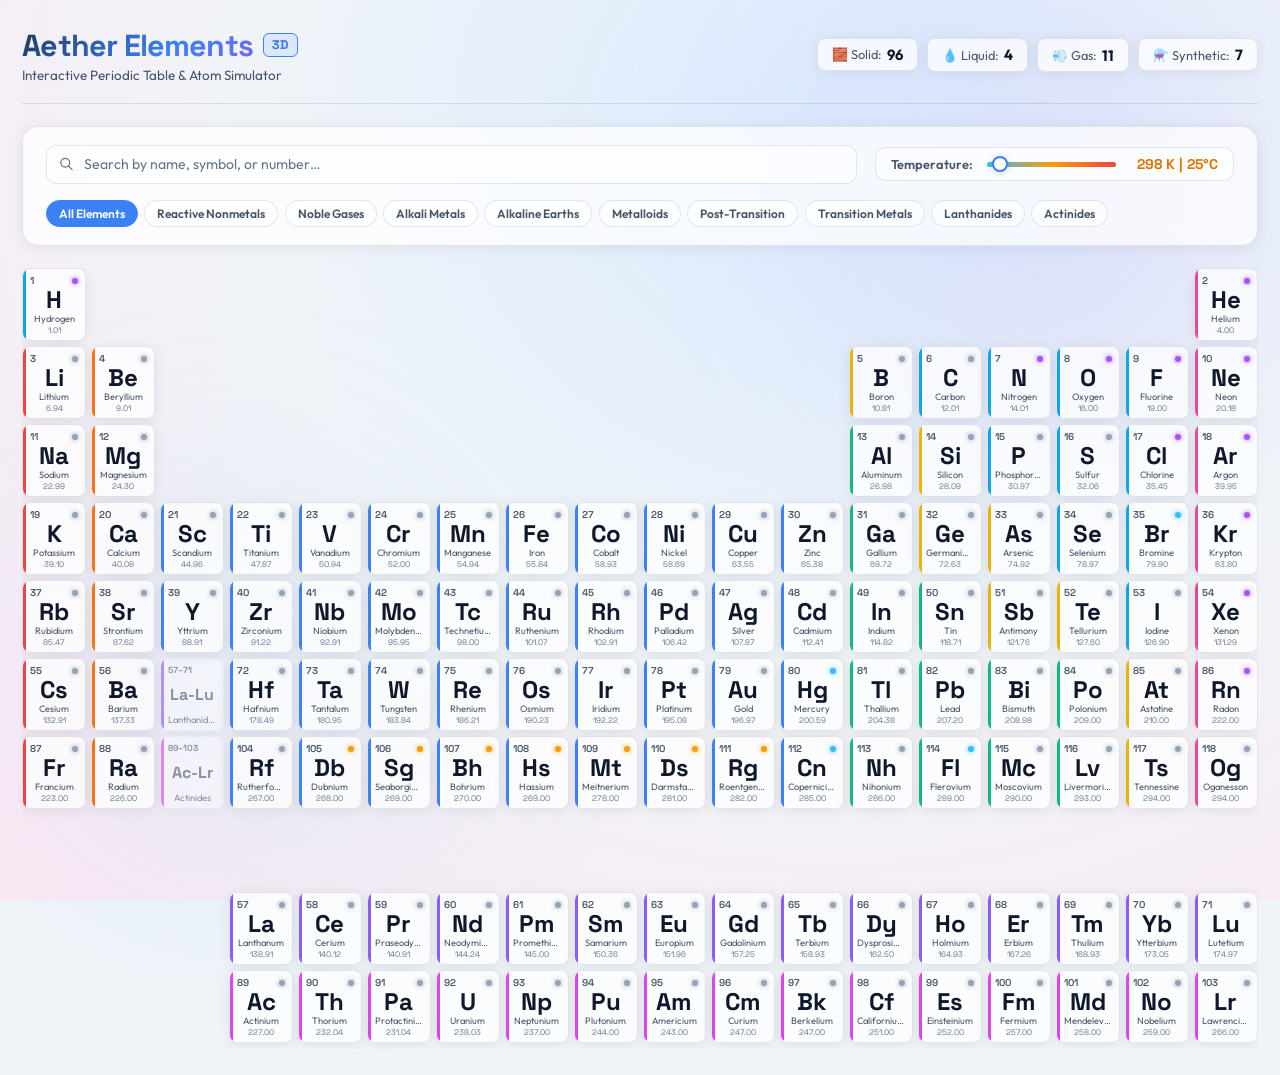
<file: index.html>
<!DOCTYPE html>
<html lang="en">
<head>
<meta charset="UTF-8">
<meta name="viewport" content="width=device-width, initial-scale=1.0">
<title>Aether Elements — Interactive 3D Periodic Table</title>
<meta name="description" content="Interactive Periodic Table with 3D atom viewer, temperature simulation, and element details.">
<link rel="preconnect" href="https://fonts.googleapis.com">
<link href="https://fonts.googleapis.com/css2?family=Outfit:wght@300;400;500;600;700;800&family=Space+Grotesk:wght@400;500;600;700&display=swap" rel="stylesheet">
<style>
*,*::before,*::after{box-sizing:border-box;margin:0;padding:0}
:root{
  --font-d:'Space Grotesk',-apple-system,sans-serif;
  --font-b:'Outfit',-apple-system,sans-serif;
  --bg:#f0f4f8;
  --card:rgba(255,255,255,0.72);
  --card-h:rgba(255,255,255,0.96);
  --modal:rgba(248,250,252,0.94);
  --bdr:rgba(15,23,42,0.1);
  --bdr-f:rgba(15,23,42,0.22);
  --txt:#0f172a;
  --txt2:#475569;
  --txt3:#64748b;
  --tr:all 0.22s cubic-bezier(.4,0,.2,1);
  --blur:blur(14px);
  --shadow:0 2px 14px rgba(15,23,42,0.07);
}
html{font-size:16px}
body{background:var(--bg);color:var(--txt);font-family:var(--font-b);min-height:100vh;overflow-x:hidden}

/* ── BACKGROUND ── */
.bg{position:fixed;inset:0;z-index:-2;background:radial-gradient(ellipse at 65% 15%,#dbeafe 0%,#f0f4f8 50%,#fce7f3 100%)}
.bg-dots{position:fixed;inset:0;z-index:-1;
  background-image:radial-gradient(1px 1px at 30px 40px,rgba(15,23,42,.07),transparent),
    radial-gradient(1.5px 1.5px at 80px 90px,rgba(15,23,42,.05),transparent),
    radial-gradient(1px 1px at 140px 160px,rgba(15,23,42,.06),transparent),
    radial-gradient(2px 2px at 220px 70px,rgba(15,23,42,.04),transparent),
    radial-gradient(1px 1px at 310px 260px,rgba(15,23,42,.05),transparent);
  background-size:420px 420px;animation:drift 200s linear infinite}
@keyframes drift{from{background-position:0 0}to{background-position:420px 840px}}
.blob{position:fixed;border-radius:50%;filter:blur(110px);opacity:.22;pointer-events:none;z-index:-1}
.blob1{width:560px;height:560px;background:radial-gradient(#a78bfa,transparent 70%);top:-8%;right:-4%}
.blob2{width:560px;height:560px;background:radial-gradient(#7dd3fc,transparent 70%);bottom:-8%;left:-4%}

/* ── LAYOUT ── */
.app{max-width:1720px;margin:0 auto;padding:1.6rem 1.4rem;display:flex;flex-direction:column;gap:1.4rem}

/* ── HEADER ── */
header{display:flex;justify-content:space-between;align-items:center;padding-bottom:1.2rem;border-bottom:1px solid var(--bdr)}
.logo h1{font-family:var(--font-d);font-size:1.9rem;font-weight:700;letter-spacing:-.03em;
  background:linear-gradient(135deg,#1e3a5f 0%,#3b82f6 55%,#8b5cf6 100%);
  -webkit-background-clip:text;-webkit-text-fill-color:transparent;background-clip:text;
  display:flex;align-items:center;gap:.65rem}
.logo h1 em{font-style:normal;font-size:.78rem;font-weight:600;padding:.18rem .48rem;
  border:1.5px solid #3b82f6;border-radius:6px;background:rgba(59,130,246,.1);
  color:#3b82f6;-webkit-text-fill-color:#3b82f6;letter-spacing:.05em}
.logo p{color:var(--txt2);font-size:.84rem;margin-top:.18rem}
.stats{display:flex;gap:.6rem;flex-wrap:wrap}
.stat{background:var(--card);border:1px solid var(--bdr);backdrop-filter:var(--blur);
  padding:.4rem .85rem;border-radius:8px;display:flex;align-items:center;gap:.4rem;
  font-size:.8rem;color:var(--txt2);box-shadow:var(--shadow)}
.stat strong{color:var(--txt);font-weight:700;font-size:.92rem}

/* ── CONTROLS ── */
.controls{background:var(--card);border:1px solid var(--bdr);border-radius:16px;
  padding:1.1rem 1.4rem;backdrop-filter:var(--blur);box-shadow:var(--shadow);
  display:flex;flex-direction:column;gap:1rem}
.ctrl-top{display:flex;gap:1.1rem;align-items:center;flex-wrap:wrap}
.search{flex:1;min-width:240px;position:relative}
.search svg{position:absolute;left:.8rem;top:50%;transform:translateY(-50%);width:15px;height:15px;color:var(--txt3);pointer-events:none}
.search input{width:100%;background:rgba(255,255,255,.55);border:1.5px solid var(--bdr);
  padding:.6rem .9rem .6rem 2.3rem;border-radius:10px;color:var(--txt);font-family:var(--font-b);
  font-size:.88rem;outline:none;transition:var(--tr)}
.search input::placeholder{color:var(--txt3)}
.search input:focus{border-color:#3b82f6;background:rgba(255,255,255,.92);box-shadow:0 0 0 3px rgba(59,130,246,.12)}
.temp-wrap{display:flex;align-items:center;gap:.85rem;min-width:290px;
  background:rgba(255,255,255,.55);border:1.5px solid var(--bdr);padding:.45rem .95rem;border-radius:10px}
.temp-lbl{font-size:.8rem;color:var(--txt2);font-weight:600;white-space:nowrap}
.temp-inner{display:flex;align-items:center;gap:.65rem;flex:1}
.temp-inner input[type=range]{-webkit-appearance:none;width:100%;height:5px;border-radius:3px;
  background:linear-gradient(to right,#38bdf8,#f59e0b,#ef4444);outline:none;cursor:pointer}
.temp-inner input[type=range]::-webkit-slider-thumb{-webkit-appearance:none;width:16px;height:16px;
  border-radius:50%;background:#fff;border:2.5px solid #3b82f6;box-shadow:0 1px 6px rgba(0,0,0,.18);cursor:pointer;transition:transform .12s}
.temp-inner input[type=range]::-webkit-slider-thumb:hover{transform:scale(1.25)}
.temp-val{font-family:var(--font-d);font-size:.88rem;font-weight:700;color:#d97706;min-width:92px;text-align:right;white-space:nowrap}
.filters{display:flex;gap:.4rem;flex-wrap:wrap}
.fbtn{background:rgba(255,255,255,.6);border:1.5px solid var(--bdr);color:var(--txt2);
  padding:.32rem .75rem;border-radius:20px;cursor:pointer;font-family:var(--font-b);
  font-size:.75rem;font-weight:600;transition:var(--tr);white-space:nowrap}
.fbtn:hover{background:rgba(255,255,255,.92);color:var(--txt);transform:translateY(-1px)}

/* ── PERIODIC TABLE ── */
.pt-wrap{overflow-x:auto;padding-bottom:.4rem}
.pt-grid{display:grid;grid-template-columns:repeat(18,minmax(60px,1fr));
  grid-template-rows:repeat(10,minmax(72px,1fr));gap:5px;min-width:1180px}

/* ── ELEMENT CARDS ── */
.ecard{background:var(--card);border:1.5px solid var(--bdr);border-radius:8px;padding:5px 7px;
  display:flex;flex-direction:column;justify-content:space-between;cursor:pointer;
  position:relative;transition:var(--tr);box-shadow:var(--shadow);overflow:hidden;user-select:none;
  backdrop-filter:blur(6px)}
.ecard::before{content:'';position:absolute;top:0;left:0;width:3px;height:100%;
  background:var(--stripe,#3b82f6);border-radius:8px 0 0 8px}
.ecard:hover{transform:translateY(-4px) scale(1.05);background:var(--card-h);
  border-color:var(--stripe,#3b82f6);
  box-shadow:0 14px 30px rgba(15,23,42,.13),0 0 0 1.5px var(--stripe,#3b82f6);z-index:5}
.ecard.dim{opacity:.15;filter:grayscale(80%);pointer-events:none}
.ecard.ph{border-style:dashed;opacity:.6;cursor:default}
.ecard.ph:hover{transform:none;cursor:default}
.ehdr{display:flex;justify-content:space-between;align-items:center}
.enum{font-family:var(--font-d);font-size:.62rem;font-weight:600;color:var(--txt2)}
.sbadge{width:6px;height:6px;border-radius:50%;flex-shrink:0}
.esym{font-family:var(--font-d);font-size:1.5rem;font-weight:700;color:var(--txt);text-align:center;line-height:1;margin:1px 0}
.eftr{display:flex;flex-direction:column;align-items:center;gap:1px}
.ename{font-size:.58rem;color:var(--txt2);white-space:nowrap;overflow:hidden;text-overflow:ellipsis;max-width:100%}
.emass{font-size:.5rem;color:var(--txt3);font-family:var(--font-d)}
.la-spacer{pointer-events:none}

/* ── OVERLAY ── */
.overlay{position:fixed;inset:0;background:rgba(15,23,42,.22);backdrop-filter:blur(4px);
  z-index:100;opacity:0;pointer-events:none;transition:opacity .35s ease}
.overlay.open{opacity:1;pointer-events:all}

/* ── DRAWER ── */
.drawer{position:fixed;top:0;right:-55vw;width:50vw;min-width:360px;height:100%;
  background:var(--modal);border-left:1.5px solid var(--bdr);
  box-shadow:-8px 0 40px rgba(15,23,42,.1);z-index:101;backdrop-filter:var(--blur);
  transition:right .4s cubic-bezier(.16,1,.3,1);display:flex;flex-direction:column}
@media(max-width:1100px){.drawer{width:82vw;right:-87vw}}
@media(max-width:768px){.drawer{width:100vw;right:-105vw}}
.drawer.open{right:0}
.d-hdr{padding:1.2rem 1.4rem;border-bottom:1.5px solid var(--bdr);
  display:flex;justify-content:space-between;align-items:center;background:rgba(255,255,255,.6)}
.d-left{display:flex;align-items:center;gap:.9rem}
.d-symbox{background:rgba(255,255,255,.85);width:58px;height:58px;border-radius:12px;
  display:flex;align-items:center;justify-content:center;font-family:var(--font-d);
  font-size:1.8rem;font-weight:700;border:2px solid #3b82f6;transition:var(--tr)}
.d-name{font-family:var(--font-d);font-size:1.35rem;font-weight:700;display:flex;align-items:center;gap:.45rem}
.d-name span{font-size:.82rem;font-weight:500;color:var(--txt2)}
.d-cat{font-size:.74rem;font-weight:700;text-transform:uppercase;letter-spacing:.07em;margin-top:.12rem}
.close-btn{background:rgba(255,255,255,.7);border:1.5px solid var(--bdr);border-radius:50%;
  width:34px;height:34px;display:flex;align-items:center;justify-content:center;
  cursor:pointer;color:var(--txt2);transition:var(--tr)}
.close-btn:hover{background:#fff;color:var(--txt);transform:scale(1.1)}
.d-body{flex:1;overflow-y:auto;padding:1.3rem;display:flex;flex-direction:column;gap:1.2rem}

/* ── ATOM VIEWER ── */
.viewer{position:relative;background:#080f1e;border-radius:14px;height:280px;overflow:hidden;
  border:1.5px solid rgba(255,255,255,.06);box-shadow:0 4px 24px rgba(0,0,0,.22)}
#atom-canvas{width:100%;height:100%;display:block}
.v-hint{position:absolute;bottom:.6rem;right:.7rem;font-size:.66rem;color:#94a3b8;
  background:rgba(8,15,30,.7);padding:.18rem .48rem;border-radius:4px}

/* ── FACTS ── */
.facts{display:grid;grid-template-columns:repeat(auto-fit,minmax(115px,1fr));gap:.55rem}
.fact{background:rgba(255,255,255,.72);border:1.5px solid var(--bdr);border-radius:10px;
  padding:.65rem .8rem;box-shadow:var(--shadow);transition:var(--tr)}
.fact:hover{background:rgba(255,255,255,.96);transform:translateY(-1px)}
.fact label{font-size:.65rem;color:var(--txt3);text-transform:uppercase;letter-spacing:.06em;display:block;margin-bottom:.2rem}
.fact span{font-family:var(--font-d);font-size:1rem;font-weight:700;color:var(--txt)}
.fact .unit{font-size:.68rem;font-weight:400;color:var(--txt2);margin-left:.08rem}

/* ── DESCRIPTION ── */
.section h3{font-family:var(--font-d);font-size:.95rem;font-weight:700;color:var(--txt);
  border-bottom:1.5px solid var(--bdr);padding-bottom:.3rem;margin-bottom:.4rem}
.section p{font-size:.86rem;color:var(--txt2);line-height:1.65}

/* ── SHELLS ── */
.shells-box{background:rgba(255,255,255,.65);border:1.5px solid var(--bdr);border-radius:12px;padding:1rem 1.2rem;box-shadow:var(--shadow)}
.shell-item{display:flex;justify-content:space-between;align-items:center;
  font-size:.83rem;padding-bottom:.22rem;border-bottom:1px dashed var(--bdr)}
.shell-item:last-child{border-bottom:none;padding-bottom:0}
.shell-item label{color:var(--txt2);font-weight:500}
.shell-item span{font-family:var(--font-d);font-weight:700;padding:.08rem .4rem;border-radius:4px;background:rgba(15,23,42,.04)}

/* ── DISCOVERY ── */
.disc{background:linear-gradient(135deg,rgba(255,255,255,.8),rgba(240,244,248,.7));
  border:1.5px solid var(--bdr);border-radius:10px;padding:.8rem 1.05rem;
  display:flex;justify-content:space-between;align-items:center;box-shadow:var(--shadow)}
.disc-l label{font-size:.65rem;color:var(--txt3);text-transform:uppercase;letter-spacing:.06em;display:block;margin-bottom:.15rem}
.disc-l span{font-weight:700;color:var(--txt);font-size:.88rem}
.disc-yr{font-family:var(--font-d);font-weight:800;font-size:1.25rem;color:#d97706}

/* ── SCROLLBARS ── */
::-webkit-scrollbar{width:6px;height:6px}
::-webkit-scrollbar-track{background:rgba(15,23,42,.03)}
::-webkit-scrollbar-thumb{background:rgba(15,23,42,.16);border-radius:4px}
::-webkit-scrollbar-thumb:hover{background:rgba(15,23,42,.3)}
</style>
</head>
<body>

<div class="bg"></div>
<div class="bg-dots"></div>
<div class="blob blob1"></div>
<div class="blob blob2"></div>

<div class="app">
  <header>
    <div class="logo">
      <h1>Aether Elements <em>3D</em></h1>
      <p>Interactive Periodic Table &amp; Atom Simulator</p>
    </div>
    <div class="stats">
      <div class="stat">🧱 Solid: <strong id="s-solid">0</strong></div>
      <div class="stat">💧 Liquid: <strong id="s-liquid">0</strong></div>
      <div class="stat">💨 Gas: <strong id="s-gas">0</strong></div>
      <div class="stat">⚗️ Synthetic: <strong id="s-synth">0</strong></div>
    </div>
  </header>

  <div class="controls">
    <div class="ctrl-top">
      <div class="search">
        <svg fill="none" viewBox="0 0 24 24" stroke="currentColor"><path stroke-linecap="round" stroke-linejoin="round" stroke-width="2" d="M21 21l-6-6m2-5a7 7 0 11-14 0 7 7 0 0114 0z"/></svg>
        <input id="search" type="text" placeholder="Search by name, symbol, or number…" autocomplete="off">
      </div>
      <div class="temp-wrap">
        <span class="temp-lbl">Temperature:</span>
        <div class="temp-inner">
          <input id="temp" type="range" min="0" max="6000" value="298">
          <span class="temp-val" id="temp-val">298 K</span>
        </div>
      </div>
    </div>
    <div class="filters" id="filters"></div>
  </div>

  <div class="pt-wrap">
    <div class="pt-grid" id="pt-grid"></div>
  </div>
</div>

<!-- Detail drawer -->
<div class="overlay" id="overlay"></div>
<div class="drawer" id="drawer">
  <div class="d-hdr">
    <div class="d-left">
      <div class="d-symbox" id="d-sym">H</div>
      <div>
        <div class="d-name" id="d-name">Hydrogen <span>#1</span></div>
        <div class="d-cat" id="d-cat">Reactive Nonmetal</div>
      </div>
    </div>
    <button class="close-btn" id="close-btn" aria-label="Close">
      <svg width="18" height="18" viewBox="0 0 24 24" fill="none" stroke="currentColor" stroke-width="2.5" stroke-linecap="round"><line x1="18" y1="6" x2="6" y2="18"/><line x1="6" y1="6" x2="18" y2="18"/></svg>
    </button>
  </div>
  <div class="d-body">
    <div class="viewer">
      <canvas id="atom-canvas"></canvas>
      <span class="v-hint">Click &amp; Drag to Rotate</span>
    </div>
    <div class="facts">
      <div class="fact"><label>Atomic Mass</label><span id="f-mass">—</span><span class="unit">u</span></div>
      <div class="fact"><label>Density</label><span id="f-density">—</span><span class="unit" id="f-dunit">g/cm³</span></div>
      <div class="fact"><label>Melting Pt.</label><span id="f-melt">—</span><span class="unit">K</span></div>
      <div class="fact"><label>Boiling Pt.</label><span id="f-boil">—</span><span class="unit">K</span></div>
      <div class="fact"><label>Electroneg.</label><span id="f-neg">—</span></div>
      <div class="fact"><label>State (sim.)</label><span id="f-state">solid</span></div>
    </div>
    <div class="section">
      <h3>Overview</h3>
      <p id="d-desc">—</p>
    </div>
    <div class="section">
      <h3>Electron Configuration</h3>
      <p id="d-config" style="font-family:var(--font-d);font-weight:600;color:#d97706;margin-bottom:.5rem">—</p>
      <div class="shells-box" id="d-shells"></div>
    </div>
    <div class="disc">
      <div class="disc-l">
        <label>Discovered By</label>
        <span id="d-disc">—</span>
      </div>
      <div class="disc-yr" id="d-year">—</div>
    </div>
  </div>
</div>

<script>
// ═══════════════════════════════════════════════
// ELEMENT DATA
// ═══════════════════════════════════════════════
const ELEMENTS = [
  {n:1,sym:"H",name:"Hydrogen",mass:1.008,cat:"reactive-nonmetal",shells:[1],period:1,group:1,mp:14.01,bp:20.28,den:0.00009,en:2.2,disc:"Henry Cavendish",yr:1766,sum:"The most abundant chemical substance in the Universe, making up about 75% of all normal matter.",cfg:"1s¹"},
  {n:2,sym:"He",name:"Helium",mass:4.003,cat:"noble-gas",shells:[2],period:1,group:18,mp:0.95,bp:4.22,den:0.000179,en:null,disc:"Jansen & Lockyer",yr:1868,sum:"A colorless, odorless, inert gas that heads the noble gas series and is the second most abundant element.",cfg:"1s²"},
  {n:3,sym:"Li",name:"Lithium",mass:6.94,cat:"alkali-metal",shells:[2,1],period:2,group:1,mp:453.69,bp:1615,den:0.534,en:0.98,disc:"Johan Arfwedson",yr:1817,sum:"The lightest metal and least dense solid element. Highly reactive and used in lithium-ion batteries.",cfg:"[He] 2s¹"},
  {n:4,sym:"Be",name:"Beryllium",mass:9.012,cat:"alkaline-earth-metal",shells:[2,2],period:2,group:2,mp:1560,bp:2742,den:1.85,en:1.57,disc:"Louis Vauquelin",yr:1797,sum:"A relatively rare, stiff, lightweight metal used in aerospace structures and X-ray tubes.",cfg:"[He] 2s²"},
  {n:5,sym:"B",name:"Boron",mass:10.81,cat:"metalloid",shells:[2,3],period:2,group:13,mp:2349,bp:4200,den:2.08,en:2.04,disc:"Gay-Lussac",yr:1808,sum:"A low-abundance metalloid used in fiberglass, ceramics, and semiconductor dopants.",cfg:"[He] 2s² 2p¹"},
  {n:6,sym:"C",name:"Carbon",mass:12.011,cat:"reactive-nonmetal",shells:[2,4],period:2,group:14,mp:3823,bp:4300,den:2.267,en:2.55,disc:"Ancient",yr:"Unknown",sum:"The chemical basis of all known life, forming the backbone of organic molecules and polymers.",cfg:"[He] 2s² 2p²"},
  {n:7,sym:"N",name:"Nitrogen",mass:14.007,cat:"reactive-nonmetal",shells:[2,5],period:2,group:15,mp:63.15,bp:77.36,den:0.00125,en:3.04,disc:"Daniel Rutherford",yr:1772,sum:"Makes up 78% of Earth's atmosphere and is essential for proteins, DNA, and fertilizers.",cfg:"[He] 2s² 2p³"},
  {n:8,sym:"O",name:"Oxygen",mass:15.999,cat:"reactive-nonmetal",shells:[2,6],period:2,group:16,mp:54.36,bp:90.2,den:0.00143,en:3.44,disc:"Carl Scheele",yr:1771,sum:"Highly reactive nonmetal that drives aerobic respiration and forms oxides with most elements.",cfg:"[He] 2s² 2p⁴"},
  {n:9,sym:"F",name:"Fluorine",mass:18.998,cat:"reactive-nonmetal",shells:[2,7],period:2,group:17,mp:53.48,bp:85.03,den:0.0017,en:3.98,disc:"André-Marie Ampère",yr:1810,sum:"The most electronegative element, extremely reactive and toxic in elemental form.",cfg:"[He] 2s² 2p⁵"},
  {n:10,sym:"Ne",name:"Neon",mass:20.18,cat:"noble-gas",shells:[2,8],period:2,group:18,mp:24.56,bp:27.07,den:0.0009,en:null,disc:"Ramsay & Travers",yr:1898,sum:"Glows with a distinctive reddish-orange light in discharge tubes, used in neon signs.",cfg:"[He] 2s² 2p⁶"},
  {n:11,sym:"Na",name:"Sodium",mass:22.99,cat:"alkali-metal",shells:[2,8,1],period:3,group:1,mp:370.87,bp:1156,den:0.968,en:0.93,disc:"Humphry Davy",yr:1807,sum:"Soft, silvery-white, highly reactive alkali metal. Essential electrolyte for life.",cfg:"[Ne] 3s¹"},
  {n:12,sym:"Mg",name:"Magnesium",mass:24.305,cat:"alkaline-earth-metal",shells:[2,8,2],period:3,group:2,mp:923,bp:1363,den:1.738,en:1.31,disc:"Joseph Black",yr:1755,sum:"A shiny grey solid that burns with brilliant white light. Essential for chlorophyll in plants.",cfg:"[Ne] 3s²"},
  {n:13,sym:"Al",name:"Aluminum",mass:26.982,cat:"post-transition-metal",shells:[2,8,3],period:3,group:13,mp:933.47,bp:2792,den:2.7,en:1.61,disc:"Hans Ørsted",yr:1824,sum:"Lightweight, non-magnetic, ductile metal; the most abundant metal in Earth's crust.",cfg:"[Ne] 3s² 3p¹"},
  {n:14,sym:"Si",name:"Silicon",mass:28.085,cat:"metalloid",shells:[2,8,4],period:3,group:14,mp:1687,bp:3538,den:2.329,en:1.9,disc:"Jöns Berzelius",yr:1823,sum:"The foundation of modern semiconductor electronics and the second most abundant element in Earth's crust.",cfg:"[Ne] 3s² 3p²"},
  {n:15,sym:"P",name:"Phosphorus",mass:30.974,cat:"reactive-nonmetal",shells:[2,8,5],period:3,group:15,mp:317.3,bp:553.6,den:1.823,en:2.19,disc:"Hennig Brand",yr:1669,sum:"Essential for DNA structure and energy transfer in ATP. Exists as red or white allotropes.",cfg:"[Ne] 3s² 3p³"},
  {n:16,sym:"S",name:"Sulfur",mass:32.06,cat:"reactive-nonmetal",shells:[2,8,6],period:3,group:16,mp:388.36,bp:717.8,den:2.07,en:2.58,disc:"Ancient China",yr:"Pre-2000 BCE",sum:"Bright yellow crystalline solid historically known as brimstone, used in gunpowder and fertilizers.",cfg:"[Ne] 3s² 3p⁴"},
  {n:17,sym:"Cl",name:"Chlorine",mass:35.45,cat:"reactive-nonmetal",shells:[2,8,7],period:3,group:17,mp:171.6,bp:239.11,den:0.0032,en:3.16,disc:"Carl Scheele",yr:1774,sum:"A pale yellow-green highly reactive gas, widely used as a disinfectant and in PVC production.",cfg:"[Ne] 3s² 3p⁵"},
  {n:18,sym:"Ar",name:"Argon",mass:39.948,cat:"noble-gas",shells:[2,8,8],period:3,group:18,mp:83.8,bp:87.3,den:0.00178,en:null,disc:"Rayleigh & Ramsay",yr:1894,sum:"Third-most abundant gas in Earth's atmosphere, used as an inert shielding gas in welding.",cfg:"[Ne] 3s² 3p⁶"},
  {n:19,sym:"K",name:"Potassium",mass:39.098,cat:"alkali-metal",shells:[2,8,8,1],period:4,group:1,mp:336.5,bp:1032,den:0.89,en:0.82,disc:"Humphry Davy",yr:1807,sum:"Silvery-white metal that reacts violently with water. Crucial for neuron and heart function.",cfg:"[Ar] 4s¹"},
  {n:20,sym:"Ca",name:"Calcium",mass:40.078,cat:"alkaline-earth-metal",shells:[2,8,8,2],period:4,group:2,mp:1115,bp:1757,den:1.55,en:1.0,disc:"Humphry Davy",yr:1808,sum:"Essential element for bones, teeth, cellular signalling, and shell formation in marine life.",cfg:"[Ar] 4s²"},
  {n:21,sym:"Sc",name:"Scandium",mass:44.956,cat:"transition-metal",shells:[2,8,9,2],period:4,group:3,mp:1814,bp:3109,den:2.985,en:1.36,disc:"Lars Nilson",yr:1879,sum:"A rare transition metal used in high-strength aluminium alloys for aerospace applications.",cfg:"[Ar] 3d¹ 4s²"},
  {n:22,sym:"Ti",name:"Titanium",mass:47.867,cat:"transition-metal",shells:[2,8,10,2],period:4,group:4,mp:1941,bp:3560,den:4.506,en:1.54,disc:"William Gregor",yr:1791,sum:"Prized for its low density, extreme strength, and resistance to corrosion. Used in aircraft and implants.",cfg:"[Ar] 3d² 4s²"},
  {n:23,sym:"V",name:"Vanadium",mass:50.942,cat:"transition-metal",shells:[2,8,11,2],period:4,group:5,mp:2183,bp:3680,den:6.11,en:1.63,disc:"Andrés del Río",yr:1801,sum:"Hard, ductile, silvery metal primarily used as an additive to strengthen steel alloys.",cfg:"[Ar] 3d³ 4s²"},
  {n:24,sym:"Cr",name:"Chromium",mass:51.996,cat:"transition-metal",shells:[2,8,13,1],period:4,group:6,mp:2180,bp:2944,den:7.19,en:1.66,disc:"Louis Vauquelin",yr:1797,sum:"Steely-gray lustrous metal that takes a high polish, famous for decorative chrome plating.",cfg:"[Ar] 3d⁵ 4s¹"},
  {n:25,sym:"Mn",name:"Manganese",mass:54.938,cat:"transition-metal",shells:[2,8,13,2],period:4,group:7,mp:1519,bp:2334,den:7.21,en:1.55,disc:"Carl Scheele",yr:1774,sum:"A metal critical for producing stainless and specialty steels; essential trace element for life.",cfg:"[Ar] 3d⁵ 4s²"},
  {n:26,sym:"Fe",name:"Iron",mass:55.845,cat:"transition-metal",shells:[2,8,14,2],period:4,group:8,mp:1811,bp:3134,den:7.874,en:1.83,disc:"Ancient",yr:"Unknown",sum:"By mass the most common element on Earth, forming most of Earth's core and a key component of steel.",cfg:"[Ar] 3d⁶ 4s²"},
  {n:27,sym:"Co",name:"Cobalt",mass:58.933,cat:"transition-metal",shells:[2,8,15,2],period:4,group:9,mp:1768,bp:3200,den:8.9,en:1.88,disc:"Georg Brandt",yr:1735,sum:"Lustrous magnetic metal used in superalloys and critically important for lithium-ion batteries.",cfg:"[Ar] 3d⁷ 4s²"},
  {n:28,sym:"Ni",name:"Nickel",mass:58.693,cat:"transition-metal",shells:[2,8,16,2],period:4,group:10,mp:1728,bp:3186,den:8.908,en:1.91,disc:"Axel Cronstedt",yr:1751,sum:"Silvery-white lustrous metal, highly corrosion-resistant. Key component in coins and batteries.",cfg:"[Ar] 3d⁸ 4s²"},
  {n:29,sym:"Cu",name:"Copper",mass:63.546,cat:"transition-metal",shells:[2,8,18,1],period:4,group:11,mp:1357.77,bp:2835,den:8.96,en:1.9,disc:"Ancient",yr:"9000 BCE",sum:"Soft, malleable metal with the highest thermal and electrical conductivity of any common metal.",cfg:"[Ar] 3d¹⁰ 4s¹"},
  {n:30,sym:"Zn",name:"Zinc",mass:65.38,cat:"transition-metal",shells:[2,8,18,2],period:4,group:12,mp:692.68,bp:1180,den:7.14,en:1.65,disc:"Ancient",yr:"Pre-1000 BCE",sum:"Slightly brittle metal widely used for galvanizing steel and as a nutritional supplement.",cfg:"[Ar] 3d¹⁰ 4s²"},
  {n:31,sym:"Ga",name:"Gallium",mass:69.723,cat:"post-transition-metal",shells:[2,8,18,3],period:4,group:13,mp:302.91,bp:2673,den:5.91,en:1.81,disc:"Lecoq de Boisbaudran",yr:1875,sum:"Has a melting point of just 29.76°C — it literally melts in the warmth of your hand.",cfg:"[Ar] 3d¹⁰ 4s² 4p¹"},
  {n:32,sym:"Ge",name:"Germanium",mass:72.63,cat:"metalloid",shells:[2,8,18,4],period:4,group:14,mp:1211.4,bp:3106,den:5.323,en:2.01,disc:"Clemens Winkler",yr:1886,sum:"Lustrous, hard-brittle metalloid predicted by Mendeleev before its discovery. Used in semiconductors.",cfg:"[Ar] 3d¹⁰ 4s² 4p²"},
  {n:33,sym:"As",name:"Arsenic",mass:74.922,cat:"metalloid",shells:[2,8,18,5],period:4,group:15,mp:1090,bp:887,den:5.727,en:2.18,disc:"Albertus Magnus",yr:1250,sum:"Infamous for extreme toxicity, historically used in poisons. Vital component of some semiconductors.",cfg:"[Ar] 3d¹⁰ 4s² 4p³"},
  {n:34,sym:"Se",name:"Selenium",mass:78.971,cat:"reactive-nonmetal",shells:[2,8,18,6],period:4,group:16,mp:494,bp:958,den:4.81,en:2.55,disc:"Jöns Berzelius",yr:1817,sum:"A nonmetal that exhibits photovoltaic properties, converting light directly into electricity.",cfg:"[Ar] 3d¹⁰ 4s² 4p⁴"},
  {n:35,sym:"Br",name:"Bromine",mass:79.904,cat:"reactive-nonmetal",shells:[2,8,18,7],period:4,group:17,mp:265.8,bp:332,den:3.1,en:2.96,disc:"Balard & Löwig",yr:1825,sum:"The only nonmetallic element that is liquid at room temperature, evaporating into a toxic red vapor.",cfg:"[Ar] 3d¹⁰ 4s² 4p⁵"},
  {n:36,sym:"Kr",name:"Krypton",mass:83.798,cat:"noble-gas",shells:[2,8,18,8],period:4,group:18,mp:115.79,bp:119.93,den:0.00373,en:3.0,disc:"Ramsay & Travers",yr:1898,sum:"Noble gas used in high-speed photographic flashes and some high-efficiency fluorescent lamps.",cfg:"[Ar] 3d¹⁰ 4s² 4p⁶"},
  {n:37,sym:"Rb",name:"Rubidium",mass:85.468,cat:"alkali-metal",shells:[2,8,18,8,1],period:5,group:1,mp:312.46,bp:961,den:1.532,en:0.82,disc:"Bunsen & Kirchhoff",yr:1861,sum:"Extremely soft, silvery-white alkali metal that ignites spontaneously in air.",cfg:"[Kr] 5s¹"},
  {n:38,sym:"Sr",name:"Strontium",mass:87.62,cat:"alkaline-earth-metal",shells:[2,8,18,8,2],period:5,group:2,mp:1050,bp:1655,den:2.64,en:0.95,disc:"Adair Crawford",yr:1790,sum:"Highly reactive, burns with a brilliant crimson flame. Widely used in red fireworks and flares.",cfg:"[Kr] 5s²"},
  {n:39,sym:"Y",name:"Yttrium",mass:88.906,cat:"transition-metal",shells:[2,8,18,9,2],period:5,group:3,mp:1799,bp:3609,den:4.472,en:1.22,disc:"Johan Gadolin",yr:1794,sum:"Silvery-metallic transition metal used in phosphors for white LED lights and camera lenses.",cfg:"[Kr] 4d¹ 5s²"},
  {n:40,sym:"Zr",name:"Zirconium",mass:91.224,cat:"transition-metal",shells:[2,8,18,10,2],period:5,group:4,mp:2128,bp:4682,den:6.52,en:1.33,disc:"Martin Klaproth",yr:1789,sum:"Strong, lustrous metal resembling hafnium. Used extensively in nuclear reactor cladding.",cfg:"[Kr] 4d² 5s²"},
  {n:41,sym:"Nb",name:"Niobium",mass:92.906,cat:"transition-metal",shells:[2,8,18,12,1],period:5,group:5,mp:2750,bp:5017,den:8.57,en:1.6,disc:"Charles Hatchett",yr:1801,sum:"Light grey crystalline metal, highly prized for producing superconducting alloys and special steels.",cfg:"[Kr] 4d⁴ 5s¹"},
  {n:42,sym:"Mo",name:"Molybdenum",mass:95.95,cat:"transition-metal",shells:[2,8,18,13,1],period:5,group:6,mp:2896,bp:4912,den:10.28,en:2.16,disc:"Carl Scheele",yr:1778,sum:"Has one of the highest melting points of pure elements. Essential trace element for nitrogen fixation.",cfg:"[Kr] 4d⁵ 5s¹"},
  {n:43,sym:"Tc",name:"Technetium",mass:98,cat:"transition-metal",shells:[2,8,18,13,2],period:5,group:7,mp:2430,bp:4538,den:11,en:1.9,disc:"Segrè & Perrier",yr:1937,sum:"The lightest element whose isotopes are all radioactive; virtually entirely synthetic.",cfg:"[Kr] 4d⁵ 5s²"},
  {n:44,sym:"Ru",name:"Ruthenium",mass:101.07,cat:"transition-metal",shells:[2,8,18,15,1],period:5,group:8,mp:2607,bp:4423,den:12.45,en:2.2,disc:"Karl Ernst Claus",yr:1844,sum:"Rare platinum-group metal, highly inert to most chemicals. Used in wear-resistant electrical contacts.",cfg:"[Kr] 4d⁷ 5s¹"},
  {n:45,sym:"Rh",name:"Rhodium",mass:102.91,cat:"transition-metal",shells:[2,8,18,16,1],period:5,group:9,mp:2237,bp:3968,den:12.41,en:2.28,disc:"William Wollaston",yr:1803,sum:"Extremely rare, valuable silvery-white noble metal. Critical for catalytic converters in cars.",cfg:"[Kr] 4d⁸ 5s¹"},
  {n:46,sym:"Pd",name:"Palladium",mass:106.42,cat:"transition-metal",shells:[2,8,18,18],period:5,group:10,mp:1828,bp:3236,den:12.023,en:2.2,disc:"William Wollaston",yr:1803,sum:"Lustrous silvery metal that absorbs up to 900 times its volume of hydrogen at room temperature.",cfg:"[Kr] 4d¹⁰"},
  {n:47,sym:"Ag",name:"Silver",mass:107.87,cat:"transition-metal",shells:[2,8,18,18,1],period:5,group:11,mp:1234.93,bp:2435,den:10.49,en:1.93,disc:"Prehistoric",yr:"Unknown",sum:"Highest electrical conductivity, thermal conductivity, and reflectivity of any pure metal.",cfg:"[Kr] 4d¹⁰ 5s¹"},
  {n:48,sym:"Cd",name:"Cadmium",mass:112.41,cat:"transition-metal",shells:[2,8,18,18,2],period:5,group:12,mp:594.22,bp:1040,den:8.65,en:1.69,disc:"Stromeyer & Hermann",yr:1817,sum:"Soft, bluish-white metal. Highly toxic, but used in rechargeable nickel-cadmium batteries.",cfg:"[Kr] 4d¹⁰ 5s²"},
  {n:49,sym:"In",name:"Indium",mass:114.82,cat:"post-transition-metal",shells:[2,8,18,18,3],period:5,group:13,mp:429.75,bp:2270,den:7.31,en:1.78,disc:"Reich & Richter",yr:1863,sum:"Very soft, malleable metal. Crucial for touchscreens when processed into Indium Tin Oxide (ITO).",cfg:"[Kr] 4d¹⁰ 5s² 5p¹"},
  {n:50,sym:"Sn",name:"Tin",mass:118.71,cat:"post-transition-metal",shells:[2,8,18,18,4],period:5,group:14,mp:505.08,bp:2875,den:7.287,en:1.96,disc:"Ancient",yr:"3000 BCE",sum:"Silvery metal alloyed with copper to create bronze, ushering in the Bronze Age.",cfg:"[Kr] 4d¹⁰ 5s² 5p²"},
  {n:51,sym:"Sb",name:"Antimony",mass:121.76,cat:"metalloid",shells:[2,8,18,18,5],period:5,group:15,mp:903.78,bp:1860,den:6.697,en:2.05,disc:"Ancient Egypt",yr:"Pre-3000 BCE",sum:"Lustrous gray metalloid found as stibnite ore. Used in flame-retardant compounds.",cfg:"[Kr] 4d¹⁰ 5s² 5p³"},
  {n:52,sym:"Te",name:"Tellurium",mass:127.6,cat:"metalloid",shells:[2,8,18,18,6],period:5,group:16,mp:722.66,bp:1261,den:6.24,en:2.1,disc:"Franz Müller",yr:1782,sum:"Brittle, mildly toxic silvery metalloid. Extensively used in solar panels and thermoelectrics.",cfg:"[Kr] 4d¹⁰ 5s² 5p⁴"},
  {n:53,sym:"I",name:"Iodine",mass:126.9,cat:"reactive-nonmetal",shells:[2,8,18,18,7],period:5,group:17,mp:386.85,bp:457.4,den:4.933,en:2.66,disc:"Bernard Courtois",yr:1811,sum:"Lustrous purple-black solid that sublimates into a violet gas. Essential for thyroid function.",cfg:"[Kr] 4d¹⁰ 5s² 5p⁵"},
  {n:54,sym:"Xe",name:"Xenon",mass:131.29,cat:"noble-gas",shells:[2,8,18,18,8],period:5,group:18,mp:161.4,bp:165.03,den:0.00589,en:2.6,disc:"Ramsay & Travers",yr:1898,sum:"Extremely dense noble gas. Used in flash lamps, medical imaging, and ion thrusters for spacecraft.",cfg:"[Kr] 4d¹⁰ 5s² 5p⁶"},
  {n:55,sym:"Cs",name:"Cesium",mass:132.91,cat:"alkali-metal",shells:[2,8,18,18,8,1],period:6,group:1,mp:301.59,bp:944,den:1.93,en:0.79,disc:"Bunsen & Kirchhoff",yr:1860,sum:"Soft gold-tinted alkali metal. The vibration of Cs-133 defines the standard SI 'second'.",cfg:"[Xe] 6s¹"},
  {n:56,sym:"Ba",name:"Barium",mass:137.33,cat:"alkaline-earth-metal",shells:[2,8,18,18,8,2],period:6,group:2,mp:1000,bp:2170,den:3.51,en:0.89,disc:"Carl Scheele",yr:1772,sum:"Soft, silvery alkaline earth metal. Never found free in nature due to high reactivity.",cfg:"[Xe] 6s²"},
  {n:57,sym:"La",name:"Lanthanum",mass:138.91,cat:"lanthanide",shells:[2,8,18,18,9,2],period:6,group:null,mp:1193,bp:3737,den:6.162,en:1.1,disc:"Carl Mosander",yr:1839,sum:"The prototype of the lanthanide series. Highly malleable and soft enough to be cut with a knife.",cfg:"[Xe] 5d¹ 6s²"},
  {n:58,sym:"Ce",name:"Cerium",mass:140.12,cat:"lanthanide",shells:[2,8,18,19,9,2],period:6,group:null,mp:1068,bp:3716,den:6.77,en:1.12,disc:"Martin Klaproth",yr:1803,sum:"Soft, ductile, silvery metal that oxidises fast in air. Major sparker component in lighters.",cfg:"[Xe] 4f¹ 5d¹ 6s²"},
  {n:59,sym:"Pr",name:"Praseodymium",mass:140.91,cat:"lanthanide",shells:[2,8,18,21,8,2],period:6,group:null,mp:1208,bp:3793,den:6.77,en:1.13,disc:"Carl von Welsbach",yr:1885,sum:"Soft, ductile metal famous for creating brilliant yellow colors in specialty glass and goggles.",cfg:"[Xe] 4f³ 6s²"},
  {n:60,sym:"Nd",name:"Neodymium",mass:144.24,cat:"lanthanide",shells:[2,8,18,22,8,2],period:6,group:null,mp:1297,bp:3347,den:7.01,en:1.14,disc:"Carl von Welsbach",yr:1885,sum:"Used to manufacture the strongest permanent magnets commercially available.",cfg:"[Xe] 4f⁴ 6s²"},
  {n:61,sym:"Pm",name:"Promethium",mass:145,cat:"lanthanide",shells:[2,8,18,23,8,2],period:6,group:null,mp:1315,bp:3273,den:7.26,en:1.13,disc:"Marinsky et al.",yr:1945,sum:"Extremely rare radioactive element. All isotopes are unstable and decay via beta emission.",cfg:"[Xe] 4f⁵ 6s²"},
  {n:62,sym:"Sm",name:"Samarium",mass:150.36,cat:"lanthanide",shells:[2,8,18,24,8,2],period:6,group:null,mp:1347,bp:2067,den:7.52,en:1.17,disc:"Lecoq de Boisbaudran",yr:1879,sum:"Silvery metal used in high-temperature Sm-Co magnets and as a neutron absorber in reactors.",cfg:"[Xe] 4f⁶ 6s²"},
  {n:63,sym:"Eu",name:"Europium",mass:151.96,cat:"lanthanide",shells:[2,8,18,25,8,2],period:6,group:null,mp:1099,bp:1802,den:5.264,en:1.2,disc:"Eugène Demarçay",yr:1901,sum:"The most reactive lanthanide; glows with bright red in cathode ray phosphors and euro banknotes.",cfg:"[Xe] 4f⁷ 6s²"},
  {n:64,sym:"Gd",name:"Gadolinium",mass:157.25,cat:"lanthanide",shells:[2,8,18,25,9,2],period:6,group:null,mp:1585,bp:3546,den:7.9,en:1.2,disc:"Jean de Marignac",yr:1880,sum:"Exceptionally high neutron absorption. Widely used as a contrast agent in MRI scans.",cfg:"[Xe] 4f⁷ 5d¹ 6s²"},
  {n:65,sym:"Tb",name:"Terbium",mass:158.93,cat:"lanthanide",shells:[2,8,18,27,8,2],period:6,group:null,mp:1629,bp:3503,den:8.23,en:1.1,disc:"Carl Mosander",yr:1843,sum:"Silvery-gray rare earth that can be cut with a knife. Used in solid-state devices and actuators.",cfg:"[Xe] 4f⁹ 6s²"},
  {n:66,sym:"Dy",name:"Dysprosium",mass:162.5,cat:"lanthanide",shells:[2,8,18,28,8,2],period:6,group:null,mp:1680,bp:2840,den:8.54,en:1.22,disc:"Lecoq de Boisbaudran",yr:1886,sum:"Extremely magnetic at low temperatures. Used in neodymium magnets to prevent demagnetization.",cfg:"[Xe] 4f¹⁰ 6s²"},
  {n:67,sym:"Ho",name:"Holmium",mass:164.93,cat:"lanthanide",shells:[2,8,18,29,8,2],period:6,group:null,mp:1734,bp:2993,den:8.79,en:1.23,disc:"Marc Delafontaine",yr:1878,sum:"Possesses the highest magnetic moment of any element on the periodic table.",cfg:"[Xe] 4f¹¹ 6s²"},
  {n:68,sym:"Er",name:"Erbium",mass:167.26,cat:"lanthanide",shells:[2,8,18,30,8,2],period:6,group:null,mp:1802,bp:3141,den:9.066,en:1.24,disc:"Carl Mosander",yr:1843,sum:"Silvery-white solid used as a signal amplifier in fiber-optic communications (EDFA).",cfg:"[Xe] 4f¹² 6s²"},
  {n:69,sym:"Tm",name:"Thulium",mass:168.93,cat:"lanthanide",shells:[2,8,18,31,8,2],period:6,group:null,mp:1818,bp:2223,den:9.32,en:1.25,disc:"Per Cleve",yr:1879,sum:"The second-least abundant lanthanide. Used in portable medical X-ray equipment.",cfg:"[Xe] 4f¹³ 6s²"},
  {n:70,sym:"Yb",name:"Ytterbium",mass:173.05,cat:"lanthanide",shells:[2,8,18,32,8,2],period:6,group:null,mp:1097,bp:1469,den:6.9,en:1.1,disc:"Jean de Marignac",yr:1878,sum:"Soft, malleable lanthanide. Used in ultra-precise atomic clocks and high-stress sensors.",cfg:"[Xe] 4f¹⁴ 6s²"},
  {n:71,sym:"Lu",name:"Lutetium",mass:174.97,cat:"lanthanide",shells:[2,8,18,32,9,2],period:6,group:3,mp:1925,bp:3675,den:9.841,en:1.27,disc:"Georges Urbain",yr:1907,sum:"The densest and hardest lanthanide; the most expensive and difficult to isolate.",cfg:"[Xe] 4f¹⁴ 5d¹ 6s²"},
  {n:72,sym:"Hf",name:"Hafnium",mass:178.49,cat:"transition-metal",shells:[2,8,18,32,10,2],period:6,group:4,mp:2506,bp:4876,den:13.31,en:1.3,disc:"Coster & Hevesy",yr:1923,sum:"Lustrous silvery-grey metal that absorbs neutrons effectively; used in nuclear control rods.",cfg:"[Xe] 4f¹⁴ 5d² 6s²"},
  {n:73,sym:"Ta",name:"Tantalum",mass:180.95,cat:"transition-metal",shells:[2,8,18,32,11,2],period:6,group:5,mp:3290,bp:5731,den:16.69,en:1.5,disc:"Anders Ekeberg",yr:1802,sum:"Highly corrosion-resistant, blue-grey metal critical for high-capacitance miniature capacitors.",cfg:"[Xe] 4f¹⁴ 5d³ 6s²"},
  {n:74,sym:"W",name:"Tungsten",mass:183.84,cat:"transition-metal",shells:[2,8,18,32,12,2],period:6,group:6,mp:3695,bp:6203,den:19.25,en:2.36,disc:"Carl Scheele",yr:1781,sum:"Has the highest melting point of all elements. Also known as Wolfram, used in lightbulb filaments.",cfg:"[Xe] 4f¹⁴ 5d⁴ 6s²"},
  {n:75,sym:"Re",name:"Rhenium",mass:186.21,cat:"transition-metal",shells:[2,8,18,32,13,2],period:6,group:7,mp:3459,bp:5869,den:21.02,en:1.9,disc:"Noddack & Tacke",yr:1925,sum:"Extremely rare transition metal with high density. Used heavily in jet engine turbine blades.",cfg:"[Xe] 4f¹⁴ 5d⁵ 6s²"},
  {n:76,sym:"Os",name:"Osmium",mass:190.23,cat:"transition-metal",shells:[2,8,18,32,14,2],period:6,group:8,mp:3306,bp:5285,den:22.59,en:2.2,disc:"Smithson Tennant",yr:1803,sum:"The densest naturally occurring element. Extremely hard, brittle, blue-gray platinum-group metal.",cfg:"[Xe] 4f¹⁴ 5d⁶ 6s²"},
  {n:77,sym:"Ir",name:"Iridium",mass:192.22,cat:"transition-metal",shells:[2,8,18,32,15,2],period:6,group:9,mp:2719,bp:4701,den:22.56,en:2.2,disc:"Smithson Tennant",yr:1803,sum:"The second-densest element, famous for its high concentration at the KT boundary (asteroid impact).",cfg:"[Xe] 4f¹⁴ 5d⁷ 6s²"},
  {n:78,sym:"Pt",name:"Platinum",mass:195.08,cat:"transition-metal",shells:[2,8,18,32,17,1],period:6,group:10,mp:2041.4,bp:4098,den:21.45,en:2.28,disc:"Antonio de Ulloa",yr:1735,sum:"Precious, ductile, dense noble metal. Heavily used in vehicle catalytic converters and jewelry.",cfg:"[Xe] 4f¹⁴ 5d⁹ 6s¹"},
  {n:79,sym:"Au",name:"Gold",mass:196.97,cat:"transition-metal",shells:[2,8,18,32,18,1],period:6,group:11,mp:1337.33,bp:3129,den:19.3,en:2.54,disc:"Ancient",yr:"Pre-3000 BCE",sum:"Highly prized precious metal since antiquity. Extremely malleable and an excellent conductor.",cfg:"[Xe] 4f¹⁴ 5d¹⁰ 6s¹"},
  {n:80,sym:"Hg",name:"Mercury",mass:200.59,cat:"transition-metal",shells:[2,8,18,32,18,2],period:6,group:12,mp:234.32,bp:629.88,den:13.534,en:2.0,disc:"Ancient Egyptians",yr:"1500 BCE",sum:"A heavy, silvery liquid metal at room temperature, historically named quicksilver. Extremely toxic.",cfg:"[Xe] 4f¹⁴ 5d¹⁰ 6s²"},
  {n:81,sym:"Tl",name:"Thallium",mass:204.38,cat:"post-transition-metal",shells:[2,8,18,32,18,3],period:6,group:13,mp:577,bp:1746,den:11.85,en:1.62,disc:"William Crookes",yr:1861,sum:"Soft, highly toxic metal that tarnishes instantly in air. Formerly popular as a rodenticide.",cfg:"[Xe] 4f¹⁴ 5d¹⁰ 6s² 6p¹"},
  {n:82,sym:"Pb",name:"Lead",mass:207.2,cat:"post-transition-metal",shells:[2,8,18,32,18,4],period:6,group:14,mp:600.61,bp:2022,den:11.34,en:2.33,disc:"Ancient",yr:"7000 BCE",sum:"Heavy, soft, highly malleable metal, toxic to humans but historically used in pipes and batteries.",cfg:"[Xe] 4f¹⁴ 5d¹⁰ 6s² 6p²"},
  {n:83,sym:"Bi",name:"Bismuth",mass:208.98,cat:"post-transition-metal",shells:[2,8,18,32,18,5],period:6,group:15,mp:544.7,bp:1837,den:9.78,en:2.02,disc:"Claude Geoffroy",yr:1753,sum:"Brittle metal with an iridescent oxidised surface showing beautiful stair-step crystal patterns.",cfg:"[Xe] 4f¹⁴ 5d¹⁰ 6s² 6p³"},
  {n:84,sym:"Po",name:"Polonium",mass:209,cat:"post-transition-metal",shells:[2,8,18,32,18,6],period:6,group:16,mp:527,bp:1235,den:9.196,en:2.0,disc:"Marie & Pierre Curie",yr:1898,sum:"Rare and highly radioactive element, emitting extremely intense alpha radiation.",cfg:"[Xe] 4f¹⁴ 5d¹⁰ 6s² 6p⁴"},
  {n:85,sym:"At",name:"Astatine",mass:210,cat:"metalloid",shells:[2,8,18,32,18,7],period:6,group:17,mp:575,bp:610,den:6.2,en:2.2,disc:"Corson, MacKenzie & Segrè",yr:1940,sum:"The rarest naturally occurring element on Earth. Total crustal abundance under 1 gram at any time.",cfg:"[Xe] 4f¹⁴ 5d¹⁰ 6s² 6p⁵"},
  {n:86,sym:"Rn",name:"Radon",mass:222,cat:"noble-gas",shells:[2,8,18,32,18,8],period:6,group:18,mp:202,bp:211.3,den:0.00973,en:2.2,disc:"Rutherford / Dorn",yr:1899,sum:"Radioactive noble gas that occurs naturally through uranium decay in soils and rocks.",cfg:"[Xe] 4f¹⁴ 5d¹⁰ 6s² 6p⁶"},
  {n:87,sym:"Fr",name:"Francium",mass:223,cat:"alkali-metal",shells:[2,8,18,32,18,8,1],period:7,group:1,mp:300,bp:950,den:1.87,en:0.79,disc:"Marguerite Perey",yr:1939,sum:"Extremely radioactive alkali metal. Second rarest element in Earth's crust after astatine.",cfg:"[Rn] 7s¹"},
  {n:88,sym:"Ra",name:"Radium",mass:226,cat:"alkaline-earth-metal",shells:[2,8,18,32,18,8,2],period:7,group:2,mp:973,bp:2010,den:5.5,en:0.9,disc:"Marie & Pierre Curie",yr:1898,sum:"Extremely radioactive, luminesces pale blue. Famous for its use in glowing watch dials.",cfg:"[Rn] 7s²"},
  {n:89,sym:"Ac",name:"Actinium",mass:227,cat:"actinide",shells:[2,8,18,32,18,9,2],period:7,group:null,mp:1323,bp:3471,den:10.07,en:1.1,disc:"Friedrich Giesel",yr:1902,sum:"Radioactive, soft, silvery-white metal that glows in the dark with an eerie blue light.",cfg:"[Rn] 6d¹ 7s²"},
  {n:90,sym:"Th",name:"Thorium",mass:232.04,cat:"actinide",shells:[2,8,18,32,18,10,2],period:7,group:null,mp:2023,bp:5061,den:11.724,en:1.3,disc:"Jöns Berzelius",yr:1829,sum:"Weakly radioactive metal researched as a safer alternative fuel to uranium in reactors.",cfg:"[Rn] 6d² 7s²"},
  {n:91,sym:"Pa",name:"Protactinium",mass:231.04,cat:"actinide",shells:[2,8,18,32,20,9,2],period:7,group:null,mp:1841,bp:4300,den:15.37,en:1.5,disc:"Soddy, Cranston & Hahn",yr:1913,sum:"Dense, radioactive metal belonging to the actinides. Highly toxic due to its radioactivity.",cfg:"[Rn] 5f² 6d¹ 7s²"},
  {n:92,sym:"U",name:"Uranium",mass:238.03,cat:"actinide",shells:[2,8,18,32,21,9,2],period:7,group:null,mp:1405,bp:4404,den:19.05,en:1.38,disc:"Martin Klaproth",yr:1789,sum:"Weakly radioactive, highly dense metal. Primary fuel source for nuclear power stations.",cfg:"[Rn] 5f³ 6d¹ 7s²"},
  {n:93,sym:"Np",name:"Neptunium",mass:237,cat:"actinide",shells:[2,8,18,32,22,9,2],period:7,group:null,mp:917,bp:4273,den:20.45,en:1.36,disc:"McMillan & Abelson",yr:1940,sum:"The first transuranium element synthesized. Highly radioactive and extremely dense.",cfg:"[Rn] 5f⁴ 6d¹ 7s²"},
  {n:94,sym:"Pu",name:"Plutonium",mass:244,cat:"actinide",shells:[2,8,18,32,24,8,2],period:7,group:null,mp:912.5,bp:3501,den:19.816,en:1.28,disc:"Glenn Seaborg",yr:1940,sum:"Fissile actinide metal synthesized from uranium. Key component in nuclear weapons and RTGs.",cfg:"[Rn] 5f⁶ 7s²"},
  {n:95,sym:"Am",name:"Americium",mass:243,cat:"actinide",shells:[2,8,18,32,25,8,2],period:7,group:null,mp:1449,bp:2880,den:12,en:1.3,disc:"Glenn Seaborg",yr:1944,sum:"Transuranic synthetic element, commonly utilized in household ionization smoke detectors.",cfg:"[Rn] 5f⁷ 7s²"},
  {n:96,sym:"Cm",name:"Curium",mass:247,cat:"actinide",shells:[2,8,18,32,25,9,2],period:7,group:null,mp:1613,bp:3383,den:13.51,en:1.3,disc:"Glenn Seaborg",yr:1944,sum:"Highly radioactive synthetic element named in honor of Marie and Pierre Curie.",cfg:"[Rn] 5f⁷ 6d¹ 7s²"},
  {n:97,sym:"Bk",name:"Berkelium",mass:247,cat:"actinide",shells:[2,8,18,32,27,8,2],period:7,group:null,mp:1259,bp:2900,den:14.78,en:1.3,disc:"Seaborg, Thompson & Ghiorso",yr:1949,sum:"Synthetic element named after Berkeley, California, the site of its creation.",cfg:"[Rn] 5f⁹ 7s²"},
  {n:98,sym:"Cf",name:"Californium",mass:251,cat:"actinide",shells:[2,8,18,32,28,8,2],period:7,group:null,mp:1173,bp:1743,den:15.1,en:1.3,disc:"Seaborg & Ghiorso",yr:1950,sum:"A strong neutron emitter, used in metal detectors and to start up nuclear reactors.",cfg:"[Rn] 5f¹⁰ 7s²"},
  {n:99,sym:"Es",name:"Einsteinium",mass:252,cat:"actinide",shells:[2,8,18,32,29,8,2],period:7,group:null,mp:1133,bp:null,den:8.84,en:1.3,disc:"Albert Ghiorso et al.",yr:1952,sum:"Discovered in the radioactive debris of the first thermonuclear bomb explosion (Ivy Mike).",cfg:"[Rn] 5f¹¹ 7s²"},
  {n:100,sym:"Fm",name:"Fermium",mass:257,cat:"actinide",shells:[2,8,18,32,30,8,2],period:7,group:null,mp:1800,bp:null,den:null,en:1.3,disc:"Albert Ghiorso et al.",yr:1952,sum:"The heaviest element that can be formed by neutron bombardment of lighter elements.",cfg:"[Rn] 5f¹² 7s²"},
  {n:101,sym:"Md",name:"Mendelevium",mass:258,cat:"actinide",shells:[2,8,18,32,31,8,2],period:7,group:null,mp:1100,bp:null,den:null,en:1.3,disc:"Albert Ghiorso et al.",yr:1955,sum:"Named to honor Dmitri Mendeleev, the father of the periodic table.",cfg:"[Rn] 5f¹³ 7s²"},
  {n:102,sym:"No",name:"Nobelium",mass:259,cat:"actinide",shells:[2,8,18,32,32,8,2],period:7,group:null,mp:1100,bp:null,den:null,en:1.3,disc:"Dubna & Berkeley",yr:1966,sum:"Synthetic radioactive element, named after Alfred Nobel, inventor of dynamite.",cfg:"[Rn] 5f¹⁴ 7s²"},
  {n:103,sym:"Lr",name:"Lawrencium",mass:266,cat:"actinide",shells:[2,8,18,32,32,9,2],period:7,group:3,mp:1900,bp:null,den:null,en:1.3,disc:"Albert Ghiorso et al.",yr:1961,sum:"Named after Ernest Lawrence, inventor of the cyclotron. Highly radioactive synthetic metal.",cfg:"[Rn] 5f¹⁴ 7s² 7p¹"},
  {n:104,sym:"Rf",name:"Rutherfordium",mass:267,cat:"transition-metal",shells:[2,8,18,32,32,10,2],period:7,group:4,mp:2400,bp:5800,den:23.2,en:null,disc:"Dubna & Berkeley",yr:1964,sum:"Highly radioactive synthetic element with an extremely short half-life of seconds.",cfg:"[Rn] 5f¹⁴ 6d² 7s²"},
  {n:105,sym:"Db",name:"Dubnium",mass:268,cat:"transition-metal",shells:[2,8,18,32,32,11,2],period:7,group:5,mp:null,bp:null,den:29.3,en:null,disc:"Dubna & Berkeley",yr:1967,sum:"Synthetic element named after Dubna, Russia, where it was first synthesized.",cfg:"[Rn] 5f¹⁴ 6d³ 7s²"},
  {n:106,sym:"Sg",name:"Seaborgium",mass:269,cat:"transition-metal",shells:[2,8,18,32,32,12,2],period:7,group:6,mp:null,bp:null,den:35.0,en:null,disc:"Lawrence Berkeley Lab",yr:1974,sum:"Named after Glenn Seaborg — the first time an element was named for a living person.",cfg:"[Rn] 5f¹⁴ 6d⁴ 7s²"},
  {n:107,sym:"Bh",name:"Bohrium",mass:270,cat:"transition-metal",shells:[2,8,18,32,32,13,2],period:7,group:7,mp:null,bp:null,den:37.1,en:null,disc:"GSI Darmstadt",yr:1981,sum:"Named after Niels Bohr. Highly radioactive synthetic metal that decays in milliseconds.",cfg:"[Rn] 5f¹⁴ 6d⁵ 7s²"},
  {n:108,sym:"Hs",name:"Hassium",mass:269,cat:"transition-metal",shells:[2,8,18,32,32,14,2],period:7,group:8,mp:null,bp:null,den:40.7,en:null,disc:"GSI Darmstadt",yr:1984,sum:"Synthetic element named after the German state of Hesse. Highly unstable and radioactive.",cfg:"[Rn] 5f¹⁴ 6d⁶ 7s²"},
  {n:109,sym:"Mt",name:"Meitnerium",mass:278,cat:"transition-metal",shells:[2,8,18,32,32,15,2],period:7,group:9,mp:null,bp:null,den:37.4,en:null,disc:"GSI Darmstadt",yr:1982,sum:"Named to honor physicist Lise Meitner, co-discoverer of nuclear fission.",cfg:"[Rn] 5f¹⁴ 6d⁷ 7s²"},
  {n:110,sym:"Ds",name:"Darmstadtium",mass:281,cat:"transition-metal",shells:[2,8,18,32,32,16,2],period:7,group:10,mp:null,bp:null,den:34.8,en:null,disc:"GSI Darmstadt",yr:1994,sum:"Extremely radioactive synthetic element, decays through alpha emission in milliseconds.",cfg:"[Rn] 5f¹⁴ 6d⁸ 7s²"},
  {n:111,sym:"Rg",name:"Roentgenium",mass:282,cat:"transition-metal",shells:[2,8,18,32,32,17,2],period:7,group:11,mp:null,bp:null,den:28.7,en:null,disc:"GSI Darmstadt",yr:1994,sum:"Named after Wilhelm Röntgen, discoverer of X-rays. Extremely short-lived synthetic element.",cfg:"[Rn] 5f¹⁴ 6d⁹ 7s²"},
  {n:112,sym:"Cn",name:"Copernicium",mass:285,cat:"transition-metal",shells:[2,8,18,32,32,18,2],period:7,group:12,mp:283,bp:340,den:23.7,en:null,disc:"GSI Darmstadt",yr:1996,sum:"Named after Nicolaus Copernicus. Extremely volatile and radioactive synthetic element.",cfg:"[Rn] 5f¹⁴ 6d¹⁰ 7s²"},
  {n:113,sym:"Nh",name:"Nihonium",mass:286,cat:"post-transition-metal",shells:[2,8,18,32,32,18,3],period:7,group:13,mp:700,bp:1400,den:16,en:null,disc:"RIKEN (Japan)",yr:2004,sum:"First element discovered in Asia, named after Nihon (Japan).",cfg:"[Rn] 5f¹⁴ 6d¹⁰ 7s² 7p¹"},
  {n:114,sym:"Fl",name:"Flerovium",mass:289,cat:"post-transition-metal",shells:[2,8,18,32,32,18,4],period:7,group:14,mp:200,bp:380,den:14,en:null,disc:"Dubna Lab",yr:1998,sum:"Named after the Flerov Laboratory where superheavy elements are synthesized.",cfg:"[Rn] 5f¹⁴ 6d¹⁰ 7s² 7p²"},
  {n:115,sym:"Mc",name:"Moscovium",mass:290,cat:"post-transition-metal",shells:[2,8,18,32,32,18,5],period:7,group:15,mp:670,bp:1400,den:13.5,en:null,disc:"Dubna & Livermore",yr:2003,sum:"Extremely radioactive synthetic element, named after Moscow Oblast, Russia.",cfg:"[Rn] 5f¹⁴ 6d¹⁰ 7s² 7p³"},
  {n:116,sym:"Lv",name:"Livermorium",mass:293,cat:"post-transition-metal",shells:[2,8,18,32,32,18,6],period:7,group:16,mp:700,bp:1100,den:12.9,en:null,disc:"Dubna & Livermore",yr:2000,sum:"Named to honor Lawrence Livermore National Laboratory in California.",cfg:"[Rn] 5f¹⁴ 6d¹⁰ 7s² 7p⁴"},
  {n:117,sym:"Ts",name:"Tennessine",mass:294,cat:"metalloid",shells:[2,8,18,32,32,18,7],period:7,group:17,mp:650,bp:880,den:7.2,en:null,disc:"Dubna & Oak Ridge",yr:2010,sum:"Named after Tennessee. Highly radioactive synthetic element with very short half-life.",cfg:"[Rn] 5f¹⁴ 6d¹⁰ 7s² 7p⁵"},
  {n:118,sym:"Og",name:"Oganesson",mass:294,cat:"noble-gas",shells:[2,8,18,32,32,18,8],period:7,group:18,mp:325,bp:350,den:5.0,en:null,disc:"Dubna & Livermore",yr:2002,sum:"Named after Yuri Oganessian. The highest atomic number and mass element on the table.",cfg:"[Rn] 5f¹⁴ 6d¹⁰ 7s² 7p⁶"}
];

// ═══════════════════════════════════════════════
// COLORS & MAPS
// ═══════════════════════════════════════════════
const CAT_COLORS = {
  "reactive-nonmetal":    "#0ea5e9",
  "noble-gas":            "#ec4899",
  "alkali-metal":         "#ef4444",
  "alkaline-earth-metal": "#f97316",
  "metalloid":            "#eab308",
  "post-transition-metal":"#10b981",
  "transition-metal":     "#3b82f6",
  "lanthanide":           "#8b5cf6",
  "actinide":             "#d946ef"
};
const CAT_LABELS = {
  "reactive-nonmetal":    "Reactive Nonmetals",
  "noble-gas":            "Noble Gases",
  "alkali-metal":         "Alkali Metals",
  "alkaline-earth-metal": "Alkaline Earths",
  "metalloid":            "Metalloids",
  "post-transition-metal":"Post-Transition",
  "transition-metal":     "Transition Metals",
  "lanthanide":           "Lanthanides",
  "actinide":             "Actinides"
};
const STATE_COLORS = {solid:"#94a3b8",liquid:"#38bdf8",gas:"#a855f7",synthetic:"#f59e0b"};

// ═══════════════════════════════════════════════
// APP STATE
// ═══════════════════════════════════════════════
const S = {temp:298, cat:null, query:"", el:null};

// ═══════════════════════════════════════════════
// DOM REFS
// ═══════════════════════════════════════════════
const $ = id => document.getElementById(id);
const grid = $('pt-grid');
const filtersEl = $('filters');
const searchEl = $('search');
const tempEl = $('temp');
const tempValEl = $('temp-val');
const overlay = $('overlay');
const drawer = $('drawer');
const closeBtn = $('close-btn');

// ═══════════════════════════════════════════════
// CATEGORY FILTERS
// ═══════════════════════════════════════════════
function renderFilters() {
  // All button
  const all = document.createElement('button');
  all.className = 'fbtn';
  all.textContent = 'All Elements';
  all.id = 'fbtn-all';
  all.style.cssText = 'background:#3b82f6;border-color:#3b82f6;color:#fff';
  all.addEventListener('click', () => setCategory(null, all));
  filtersEl.appendChild(all);

  Object.keys(CAT_LABELS).forEach(key => {
    const btn = document.createElement('button');
    btn.className = 'fbtn';
    btn.textContent = CAT_LABELS[key];
    btn.dataset.cat = key;
    btn.addEventListener('click', () => setCategory(key, btn));
    filtersEl.appendChild(btn);
  });
}

function setCategory(cat, btn) {
  S.cat = cat;
  document.querySelectorAll('.fbtn').forEach(b => {
    b.style.cssText = '';
  });
  const c = cat ? CAT_COLORS[cat] : '#3b82f6';
  btn.style.cssText = `background:${c};border-color:${c};color:#fff`;
  applyFilters();
}

// ═══════════════════════════════════════════════
// PERIODIC TABLE GRID
// ═══════════════════════════════════════════════
function renderGrid() {
  grid.innerHTML = '';

  // Lanthanide placeholder at row 6 col 3
  const lp = makeCard(null, 6, 3, 'lanthanide', '57–71', 'La-Lu', 'Lanthanides');
  grid.appendChild(lp);

  // Actinide placeholder at row 7 col 3
  const ap = makeCard(null, 7, 3, 'actinide', '89–103', 'Ac-Lr', 'Actinides');
  grid.appendChild(ap);

  // Spacer row 8
  const sp = document.createElement('div');
  sp.className = 'la-spacer';
  sp.style.gridRow = '8';
  sp.style.gridColumn = '1 / span 18';
  grid.appendChild(sp);

  // All elements
  ELEMENTS.forEach(el => {
    let row = el.period;
    let col = el.group;
    if (el.n >= 57 && el.n <= 71) { row = 9; col = el.n - 57 + 4; }
    else if (el.n >= 89 && el.n <= 103) { row = 10; col = el.n - 89 + 4; }

    const card = document.createElement('div');
    card.className = 'ecard';
    card.id = `el-${el.n}`;
    card.style.gridRow = row;
    card.style.gridColumn = col;
    const c = CAT_COLORS[el.cat] || '#94a3b8';
    card.style.setProperty('--stripe', c);
    card.innerHTML = `
      <div class="ehdr">
        <span class="enum">${el.n}</span>
        <div class="sbadge" id="sb-${el.n}" style="background:${STATE_COLORS.solid};box-shadow:0 0 5px ${STATE_COLORS.solid}"></div>
      </div>
      <div class="esym">${el.sym}</div>
      <div class="eftr">
        <span class="ename">${el.name}</span>
        <span class="emass">${el.mass.toFixed ? el.mass.toFixed(2) : el.mass}</span>
      </div>`;
    card.addEventListener('click', () => openDetail(el));
    grid.appendChild(card);
  });

  updateStates();
}

function makeCard(el, row, col, cat, num, sym, name) {
  const card = document.createElement('div');
  card.className = 'ecard ph';
  card.style.gridRow = row;
  card.style.gridColumn = col;
  const c = CAT_COLORS[cat] || '#94a3b8';
  card.style.setProperty('--stripe', c);
  card.innerHTML = `
    <div class="ehdr"><span class="enum" style="font-size:.55rem">${num}</span></div>
    <div class="esym" style="font-size:1rem;color:var(--txt2)">${sym}</div>
    <div class="eftr"><span class="ename">${name}</span></div>`;
  return card;
}

// ═══════════════════════════════════════════════
// TEMPERATURE / STATES
// ═══════════════════════════════════════════════
function getState(el, temp) {
  if (el.mp === null && el.bp === null) return 'synthetic';
  if (temp < el.mp) return 'solid';
  if (el.bp === null || temp < el.bp) return 'liquid';
  return 'gas';
}

function updateStates() {
  let counts = {solid:0, liquid:0, gas:0, synthetic:0};
  ELEMENTS.forEach(el => {
    const st = getState(el, S.temp);
    counts[st]++;
    const badge = $(`sb-${el.n}`);
    if (badge) {
      const c = STATE_COLORS[st];
      badge.style.background = c;
      badge.style.boxShadow = `0 0 5px ${c}`;
    }
  });
  $('s-solid').textContent = counts.solid;
  $('s-liquid').textContent = counts.liquid;
  $('s-gas').textContent = counts.gas;
  $('s-synth').textContent = counts.synthetic;
  tempValEl.textContent = `${S.temp} K | ${Math.round(S.temp - 273.15)}°C`;
}

// ═══════════════════════════════════════════════
// FILTER / SEARCH
// ═══════════════════════════════════════════════
function applyFilters() {
  const q = S.query.toLowerCase().trim();
  ELEMENTS.forEach(el => {
    const card = $(`el-${el.n}`);
    if (!card) return;
    const matchQ = !q || el.name.toLowerCase().includes(q) || el.sym.toLowerCase().includes(q) || String(el.n) === q;
    const matchC = !S.cat || el.cat === S.cat;
    card.classList.toggle('dim', !(matchQ && matchC));
  });
}

// ═══════════════════════════════════════════════
// DETAIL DRAWER
// ═══════════════════════════════════════════════
function openDetail(el) {
  S.el = el;
  const c = CAT_COLORS[el.cat] || '#3b82f6';

  // Header
  const sym = $('d-sym');
  sym.textContent = el.sym;
  sym.style.borderColor = c;
  sym.style.boxShadow = `0 0 18px ${c}55`;
  sym.style.color = c;
  $('d-name').innerHTML = `${el.name} <span>#${el.n}</span>`;
  const cat = $('d-cat');
  cat.textContent = CAT_LABELS[el.cat] || el.cat;
  cat.style.color = c;

  // Facts
  $('f-mass').textContent = el.mass;
  if (el.den === null) { $('f-density').textContent = 'Unknown'; $('f-dunit').style.display='none'; }
  else { $('f-density').textContent = el.den; $('f-dunit').style.display=''; }
  $('f-melt').textContent = el.mp !== null ? el.mp : 'Unknown';
  $('f-boil').textContent = el.bp !== null ? el.bp : 'Unknown';
  $('f-neg').textContent = el.en !== null ? el.en.toFixed(2) : 'N/A';
  const st = getState(el, S.temp);
  const fst = $('f-state');
  fst.textContent = st;
  fst.style.color = STATE_COLORS[st];

  // Description
  $('d-desc').textContent = el.sum;
  $('d-config').textContent = el.cfg;

  // Shells
  const shellLabels = ['K','L','M','N','O','P','Q'];
  const shellsEl = $('d-shells');
  shellsEl.innerHTML = '';
  el.shells.forEach((count, i) => {
    const div = document.createElement('div');
    div.className = 'shell-item';
    div.innerHTML = `<label>Shell ${i+1} (${shellLabels[i]||'?'})</label><span style="color:${c}">${count} e⁻</span>`;
    shellsEl.appendChild(div);
  });

  // Discovery
  $('d-disc').textContent = el.disc;
  $('d-year').textContent = el.yr;

  // Open
  overlay.classList.add('open');
  drawer.classList.add('open');

  // Start atom viewer
  viewer.load(el, c);
  viewer.start();

  // Resize canvas properly after drawer opens
  setTimeout(() => { viewer.resize(); }, 50);
}

function closeDetail() {
  overlay.classList.remove('open');
  drawer.classList.remove('open');
  viewer.stop();
  S.el = null;
}

// ═══════════════════════════════════════════════
// 2D CANVAS ATOM VIEWER
// ═══════════════════════════════════════════════
class AtomViewer {
  constructor() {
    this.canvas = $('atom-canvas');
    this.ctx = this.canvas.getContext('2d');
    this.el = null;
    this.color = '#3b82f6';
    this.animId = null;
    this.t = 0;
    this.orbits = [];
    this.drag = false;
    this.rotX = 0.4;
    this.rotY = 0;
    this.lastMX = 0;
    this.lastMY = 0;

    // Drag to rotate
    this.canvas.addEventListener('mousedown', e => { this.drag=true; this.lastMX=e.clientX; this.lastMY=e.clientY; });
    window.addEventListener('mouseup', () => this.drag=false);
    window.addEventListener('mousemove', e => {
      if (!this.drag) return;
      this.rotY += (e.clientX - this.lastMX) * 0.008;
      this.rotX += (e.clientY - this.lastMY) * 0.006;
      this.rotX = Math.max(-1.2, Math.min(1.2, this.rotX));
      this.lastMX = e.clientX; this.lastMY = e.clientY;
    });
    // Touch
    this.canvas.addEventListener('touchstart', e => { this.drag=true; this.lastMX=e.touches[0].clientX; this.lastMY=e.touches[0].clientY; e.preventDefault(); }, {passive:false});
    window.addEventListener('touchend', () => this.drag=false);
    window.addEventListener('touchmove', e => {
      if (!this.drag) return;
      this.rotY += (e.touches[0].clientX - this.lastMX) * 0.008;
      this.rotX += (e.touches[0].clientY - this.lastMY) * 0.006;
      this.rotX = Math.max(-1.2, Math.min(1.2, this.rotX));
      this.lastMX = e.touches[0].clientX; this.lastMY = e.touches[0].clientY;
    }, {passive:true});
  }

  resize() {
    const rect = this.canvas.parentElement.getBoundingClientRect();
    this.canvas.width = Math.floor(rect.width);
    this.canvas.height = Math.floor(rect.height) || 280;
  }

  load(el, color) {
    this.el = el;
    this.color = color;
    this.orbits = [];
    this.t = 0;
    this.rotX = 0.38;
    this.rotY = 0;

    el.shells.forEach((count, si) => {
      const radius = 32 + si * 28;
      const speed = (si === 0 ? 1.1 : 0.85 / Math.sqrt(si+1)) * (Math.random()>.5?1:-1);
      const electrons = [];
      for (let i = 0; i < count; i++) {
        electrons.push({ angle: (2 * Math.PI * i) / count, speed });
      }
      // tilt angles for each shell (to look 3D)
      const tiltX = (si * 0.52 + 0.1) % Math.PI;
      const tiltZ = (si * 0.35) % Math.PI;
      this.orbits.push({ radius, electrons, tiltX, tiltZ });
    });
  }

  // Project 3D point to 2D with camera rotation
  project(x, y, z) {
    // Rotate around Y axis
    const cosY = Math.cos(this.rotY), sinY = Math.sin(this.rotY);
    const x1 = x * cosY - z * sinY;
    const z1 = x * sinY + z * cosY;
    // Rotate around X axis
    const cosX = Math.cos(this.rotX), sinX = Math.sin(this.rotX);
    const y2 = y * cosX - z1 * sinX;
    const z2 = y * sinX + z1 * cosX;
    // Simple perspective
    const fov = 500;
    const scale = fov / (fov + z2 + 200);
    const cx = this.canvas.width / 2;
    const cy = this.canvas.height / 2;
    return { sx: cx + x1 * scale, sy: cy + y2 * scale, z: z2, sc: scale };
  }

  draw() {
    const { canvas, ctx, t, orbits, color, el } = this;
    if (!el) return;
    const W = canvas.width, H = canvas.height;
    ctx.clearRect(0, 0, W, H);

    // Background
    const bg = ctx.createRadialGradient(W/2, H/2, 0, W/2, H/2, Math.max(W, H) * 0.7);
    bg.addColorStop(0, '#0d1628');
    bg.addColorStop(1, '#05090f');
    ctx.fillStyle = bg;
    ctx.fillRect(0, 0, W, H);

    // Draw orbit rings and electrons
    orbits.forEach((orbit, si) => {
      const { radius, electrons, tiltX, tiltZ } = orbit;
      const steps = 72;
      const pts = [];
      for (let i = 0; i <= steps; i++) {
        const a = (2 * Math.PI * i) / steps;
        // Orbit plane: rotate base circle by tiltX around X and tiltZ around Z
        let x = radius * Math.cos(a);
        let y = radius * Math.sin(a) * Math.cos(tiltX);
        let z = radius * Math.sin(a) * Math.sin(tiltX);
        // Rotate by tiltZ around Z
        const cx2 = x * Math.cos(tiltZ) - y * Math.sin(tiltZ);
        const cy2 = x * Math.sin(tiltZ) + y * Math.cos(tiltZ);
        pts.push(this.project(cx2, cy2, z));
      }

      // Draw ring
      ctx.beginPath();
      pts.forEach((p, i) => { i===0 ? ctx.moveTo(p.sx, p.sy) : ctx.lineTo(p.sx, p.sy); });
      ctx.closePath();
      ctx.strokeStyle = color + '44';
      ctx.lineWidth = 1;
      ctx.stroke();

      // Draw electrons
      electrons.forEach(e => {
        const a = e.angle + t * e.speed;
        let x = radius * Math.cos(a);
        let y = radius * Math.sin(a) * Math.cos(tiltX);
        let z = radius * Math.sin(a) * Math.sin(tiltX);
        const cx2 = x * Math.cos(tiltZ) - y * Math.sin(tiltZ);
        const cy2 = x * Math.sin(tiltZ) + y * Math.cos(tiltZ);
        const p = this.project(cx2, cy2, z);
        const r = Math.max(2.5, 4 * p.sc);

        // Glow
        const eg = ctx.createRadialGradient(p.sx, p.sy, 0, p.sx, p.sy, r * 3.5);
        eg.addColorStop(0, '#fff');
        eg.addColorStop(0.3, '#22d3ee');
        eg.addColorStop(1, 'transparent');
        ctx.beginPath();
        ctx.arc(p.sx, p.sy, r * 3.5, 0, Math.PI*2);
        ctx.fillStyle = eg;
        ctx.fill();

        // Core
        ctx.beginPath();
        ctx.arc(p.sx, p.sy, r, 0, Math.PI*2);
        ctx.fillStyle = '#22d3ee';
        ctx.fill();
      });
    });

    // Nucleus glow
    const pulse = 1 + 0.04 * Math.sin(t * 2.5);
    const nR = Math.min(10 + el.n * 0.07, 20) * pulse;
    const ng = ctx.createRadialGradient(W/2, H/2, 0, W/2, H/2, nR * 2.8);
    ng.addColorStop(0, '#ffffff');
    ng.addColorStop(0.25, color);
    ng.addColorStop(1, 'transparent');
    ctx.beginPath();
    ctx.arc(W/2, H/2, nR * 2.8, 0, Math.PI*2);
    ctx.fillStyle = ng;
    ctx.fill();

    // Nucleus solid
    const ns = ctx.createRadialGradient(W/2 - nR*0.28, H/2 - nR*0.28, 0, W/2, H/2, nR);
    ns.addColorStop(0, '#fff');
    ns.addColorStop(0.45, color);
    ns.addColorStop(1, '#0d1628');
    ctx.beginPath();
    ctx.arc(W/2, H/2, nR, 0, Math.PI*2);
    ctx.fillStyle = ns;
    ctx.fill();

    // Symbol
    ctx.fillStyle = '#fff';
    ctx.font = `bold ${Math.max(7, Math.floor(nR * 0.88))}px 'Space Grotesk', sans-serif`;
    ctx.textAlign = 'center';
    ctx.textBaseline = 'middle';
    ctx.fillText(el.sym, W/2, H/2);
  }

  tick() {
    this.t += 0.016;
    if (!this.drag) this.rotY += 0.003;
    this.draw();
    this.animId = requestAnimationFrame(() => this.tick());
  }

  start() { this.stop(); this.tick(); }
  stop() { if (this.animId) { cancelAnimationFrame(this.animId); this.animId = null; } }
}

const viewer = new AtomViewer();

// ═══════════════════════════════════════════════
// EVENTS
// ═══════════════════════════════════════════════
function bindEvents() {
  searchEl.addEventListener('input', e => { S.query = e.target.value; applyFilters(); });
  tempEl.addEventListener('input', e => {
    S.temp = parseInt(e.target.value);
    updateStates();
    if (S.el) {
      const st = getState(S.el, S.temp);
      const fst = $('f-state');
      fst.textContent = st;
      fst.style.color = STATE_COLORS[st];
    }
  });
  closeBtn.addEventListener('click', closeDetail);
  overlay.addEventListener('click', closeDetail);
  window.addEventListener('keydown', e => { if (e.key === 'Escape') closeDetail(); });
  window.addEventListener('resize', () => { if (S.el) viewer.resize(); });
}

// ═══════════════════════════════════════════════
// BOOT
// ═══════════════════════════════════════════════
renderFilters();
renderGrid();
bindEvents();
</script>
</body>
</html>
</file>
